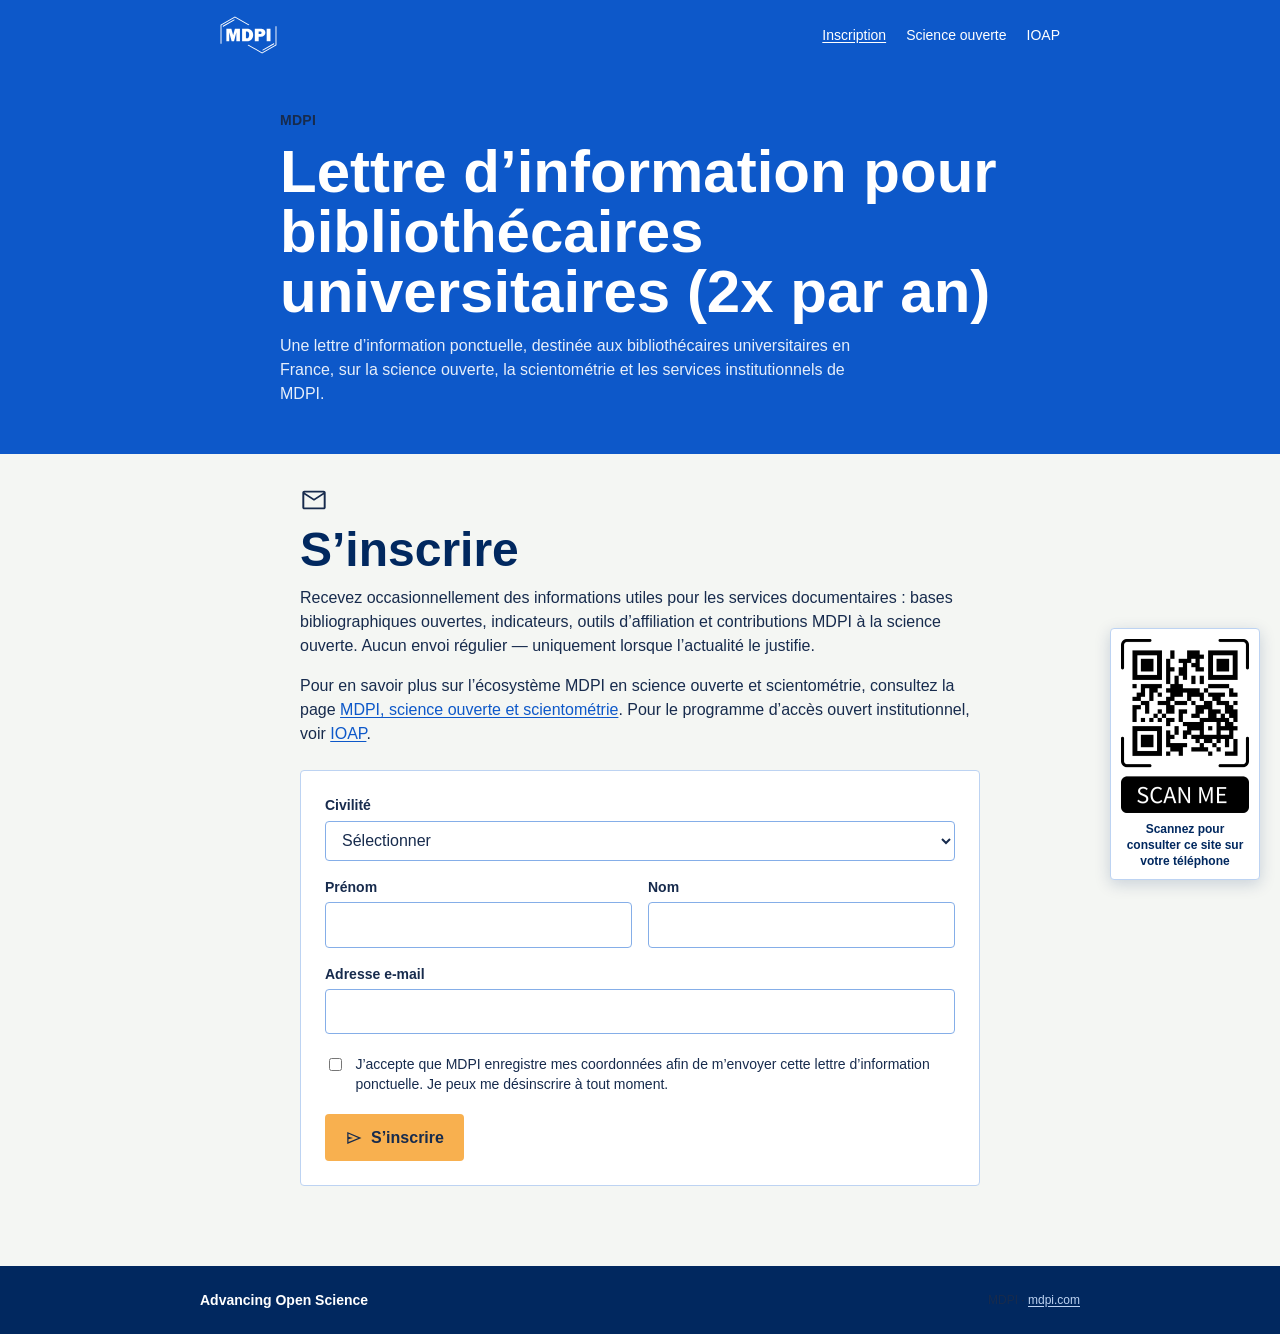
<file: index.html>
<!DOCTYPE html>
<html lang="fr">
  <head>
    <meta charset="utf-8" />
    <meta name="viewport" content="width=device-width, initial-scale=1" />
    <title>Lettre d’information MDPI — Bibliothécaires universitaires</title>
    <meta
      name="description"
      content="Inscription à la lettre d’information ponctuelle MDPI destinée aux bibliothécaires universitaires en France."
    />
    <link rel="stylesheet" href="./styles.css" />
  </head>
  <body>
    <header class="site-header">
      <div class="header-inner">
        <a href="./index.html" aria-label="MDPI — Accueil">
          <img
            class="logo"
            src="./assets/logos/MDPI-logo-White.svg"
            alt="MDPI"
            width="120"
            height="35"
          />
        </a>
        <nav class="site-nav" aria-label="Navigation principale">
          <a href="./index.html" aria-current="page">Inscription</a>
          <a href="./science-ouverte.html">Science ouverte</a>
          <a href="./ioap.html">IOAP</a>
        </nav>
      </div>
    </header>

    <section class="hero">
      <div class="hero-inner">
        <p class="brand">MDPI</p>
        <h1>Lettre d’information pour bibliothécaires universitaires (2x par an)</h1>
        <p class="lede">
          Une lettre d’information ponctuelle, destinée aux bibliothécaires
          universitaires en France, sur la science ouverte, la scientométrie et
          les services institutionnels de MDPI. 
        </p>
      </div>
    </section>

    <main class="main">
      <section class="section">
        <img
          class="section-icon"
          src="./assets/icons/mail.svg"
          alt=""
          width="28"
          height="28"
        />
        <h2>S’inscrire</h2>
        <p>
          Recevez occasionnellement des informations utiles pour les services
          documentaires : bases bibliographiques ouvertes, indicateurs, outils
          d’affiliation et contributions MDPI à la science ouverte. Aucun envoi
          régulier — uniquement lorsque l’actualité le justifie.
        </p>
        <p>
          Pour en savoir plus sur l’écosystème MDPI en science ouverte et
          scientométrie, consultez la page
          <a href="./science-ouverte.html">MDPI, science ouverte et scientométrie</a>.
          Pour le programme d’accès ouvert institutionnel, voir
          <a href="./ioap.html">IOAP</a>.
        </p>

        <div class="form-panel">
          <form id="signup-form" novalidate>
            <div class="honeypot" aria-hidden="true">
              <label for="company">Société</label>
              <input
                type="text"
                id="company"
                name="company"
                tabindex="-1"
                autocomplete="off"
              />
            </div>

            <div class="form-row">
              <label for="title">Civilité</label>
              <select id="title" name="title" required>
                <option value="">Sélectionner</option>
                <option value="Mme">Mme</option>
                <option value="M.">M.</option>
                <option value="Dr">Dr</option>
                <option value="Pr">Pr</option>
              </select>
            </div>

            <div class="form-grid">
              <div class="form-row">
                <label for="firstname">Prénom</label>
                <input
                  type="text"
                  id="firstname"
                  name="firstname"
                  autocomplete="given-name"
                  required
                />
              </div>
              <div class="form-row">
                <label for="lastname">Nom</label>
                <input
                  type="text"
                  id="lastname"
                  name="lastname"
                  autocomplete="family-name"
                  required
                />
              </div>
            </div>

            <div class="form-row">
              <label for="email">Adresse e-mail</label>
              <input
                type="email"
                id="email"
                name="email"
                autocomplete="email"
                required
              />
            </div>

            <label class="consent">
              <input type="checkbox" id="consent" name="consent" required />
              <span>
                J’accepte que MDPI enregistre mes coordonnées afin de
                m’envoyer cette lettre d’information ponctuelle. Je peux me
                désinscrire à tout moment.
              </span>
            </label>

            <button class="btn btn-primary" type="submit" id="submit-btn">
              <img
                class="icon-inline"
                src="./assets/icons/send.svg"
                alt=""
                width="18"
                height="18"
              />
              S’inscrire
            </button>

            <div
              id="form-status"
              class="form-status"
              role="status"
              aria-live="polite"
            ></div>
          </form>
        </div>
      </section>
    </main>

    <footer class="site-footer">
      <div class="footer-inner">
        <p class="footer-tagline">Advancing Open Science</p>
        <p class="footer-meta">
          MDPI ·
          <a href="https://www.mdpi.com/">mdpi.com</a>
        </p>
      </div>
    </footer>

    <aside class="qr-badge" aria-label="Consulter ce site sur votre téléphone">
      <img
        src="./qr-code.png"
        alt="QR code vers ce site"
        width="754"
        height="1024"
      />
      <p>Scannez pour consulter ce site sur votre téléphone</p>
    </aside>

    <script>
      (function () {
        var form = document.getElementById("signup-form");
        var statusEl = document.getElementById("form-status");
        var submitBtn = document.getElementById("submit-btn");
        var emailRe = /^[^\s@]+@[^\s@]+\.[^\s@]+$/;

        function showStatus(type, message) {
          statusEl.className = "form-status is-visible " + type;
          statusEl.textContent = message;
        }

        form.addEventListener("submit", async function (event) {
          event.preventDefault();

          if (form.company.value) {
            showStatus(
              "success",
              "Merci. Votre inscription a bien été enregistrée."
            );
            form.reset();
            return;
          }

          var title = form.title.value.trim();
          var firstname = form.firstname.value.trim();
          var lastname = form.lastname.value.trim();
          var email = form.email.value.trim();
          var consent = form.consent.checked;

          if (!title || !firstname || !lastname || !email) {
            showStatus(
              "error",
              "Veuillez renseigner tous les champs obligatoires."
            );
            return;
          }

          if (!emailRe.test(email)) {
            showStatus("error", "Veuillez indiquer une adresse e-mail valide.");
            return;
          }

          if (!consent) {
            showStatus(
              "error",
              "Veuillez accepter le traitement de vos données pour vous inscrire."
            );
            return;
          }

          submitBtn.disabled = true;

          try {
            var response = await fetch("/.netlify/functions/signup", {
              method: "POST",
              headers: { "Content-Type": "application/json" },
              body: JSON.stringify({
                title: title,
                firstname: firstname,
                lastname: lastname,
                email: email,
              }),
            });

            var data = {};
            try {
              data = await response.json();
            } catch (parseError) {
              data = {};
            }

            if (!response.ok) {
              showStatus(
                "error",
                data.error ||
                  "L’inscription n’a pas pu être enregistrée. Réessayez plus tard."
              );
              return;
            }

            showStatus(
              "success",
              "Merci. Votre inscription a bien été enregistrée."
            );
            form.reset();
          } catch (error) {
            showStatus(
              "error",
              "Impossible de joindre le service d’inscription. Vérifiez votre connexion ou réessayez plus tard."
            );
          } finally {
            submitBtn.disabled = false;
          }
        });
      })();
    </script>
  </body>
</html>
</file>
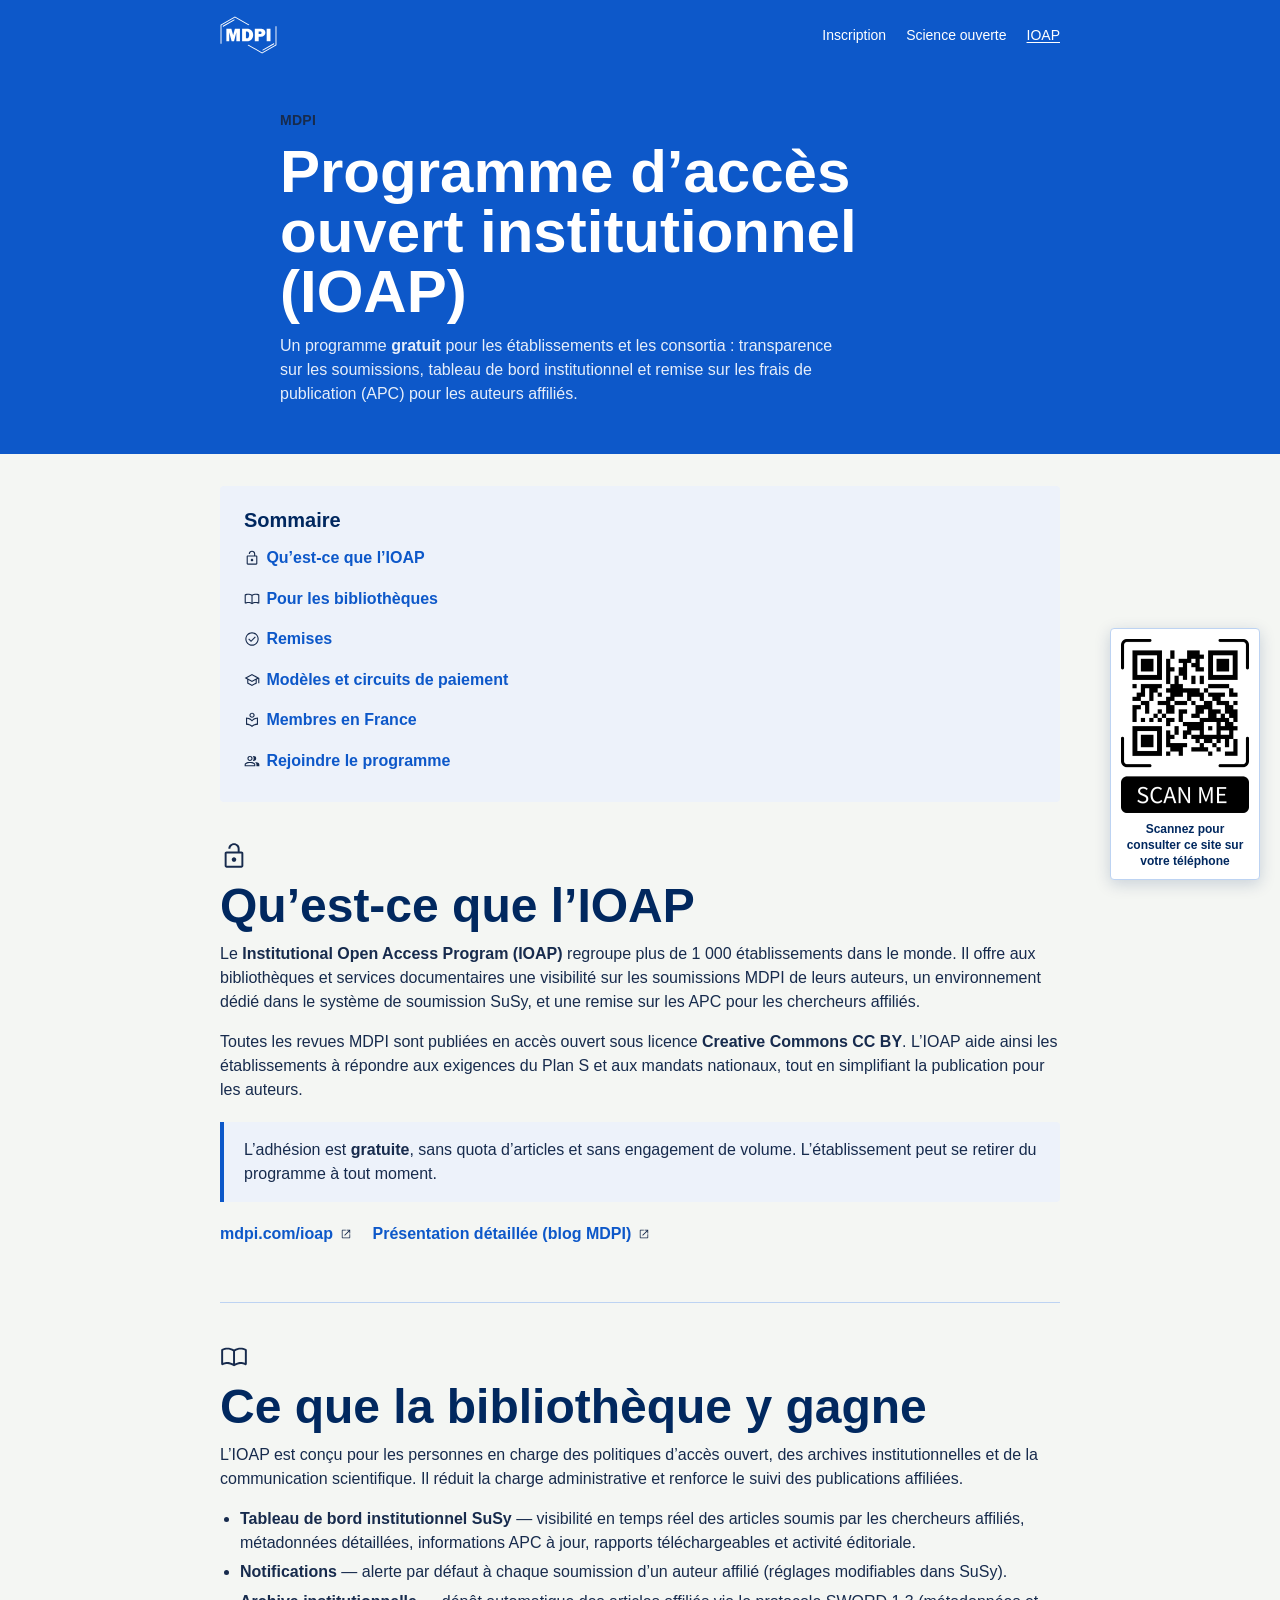
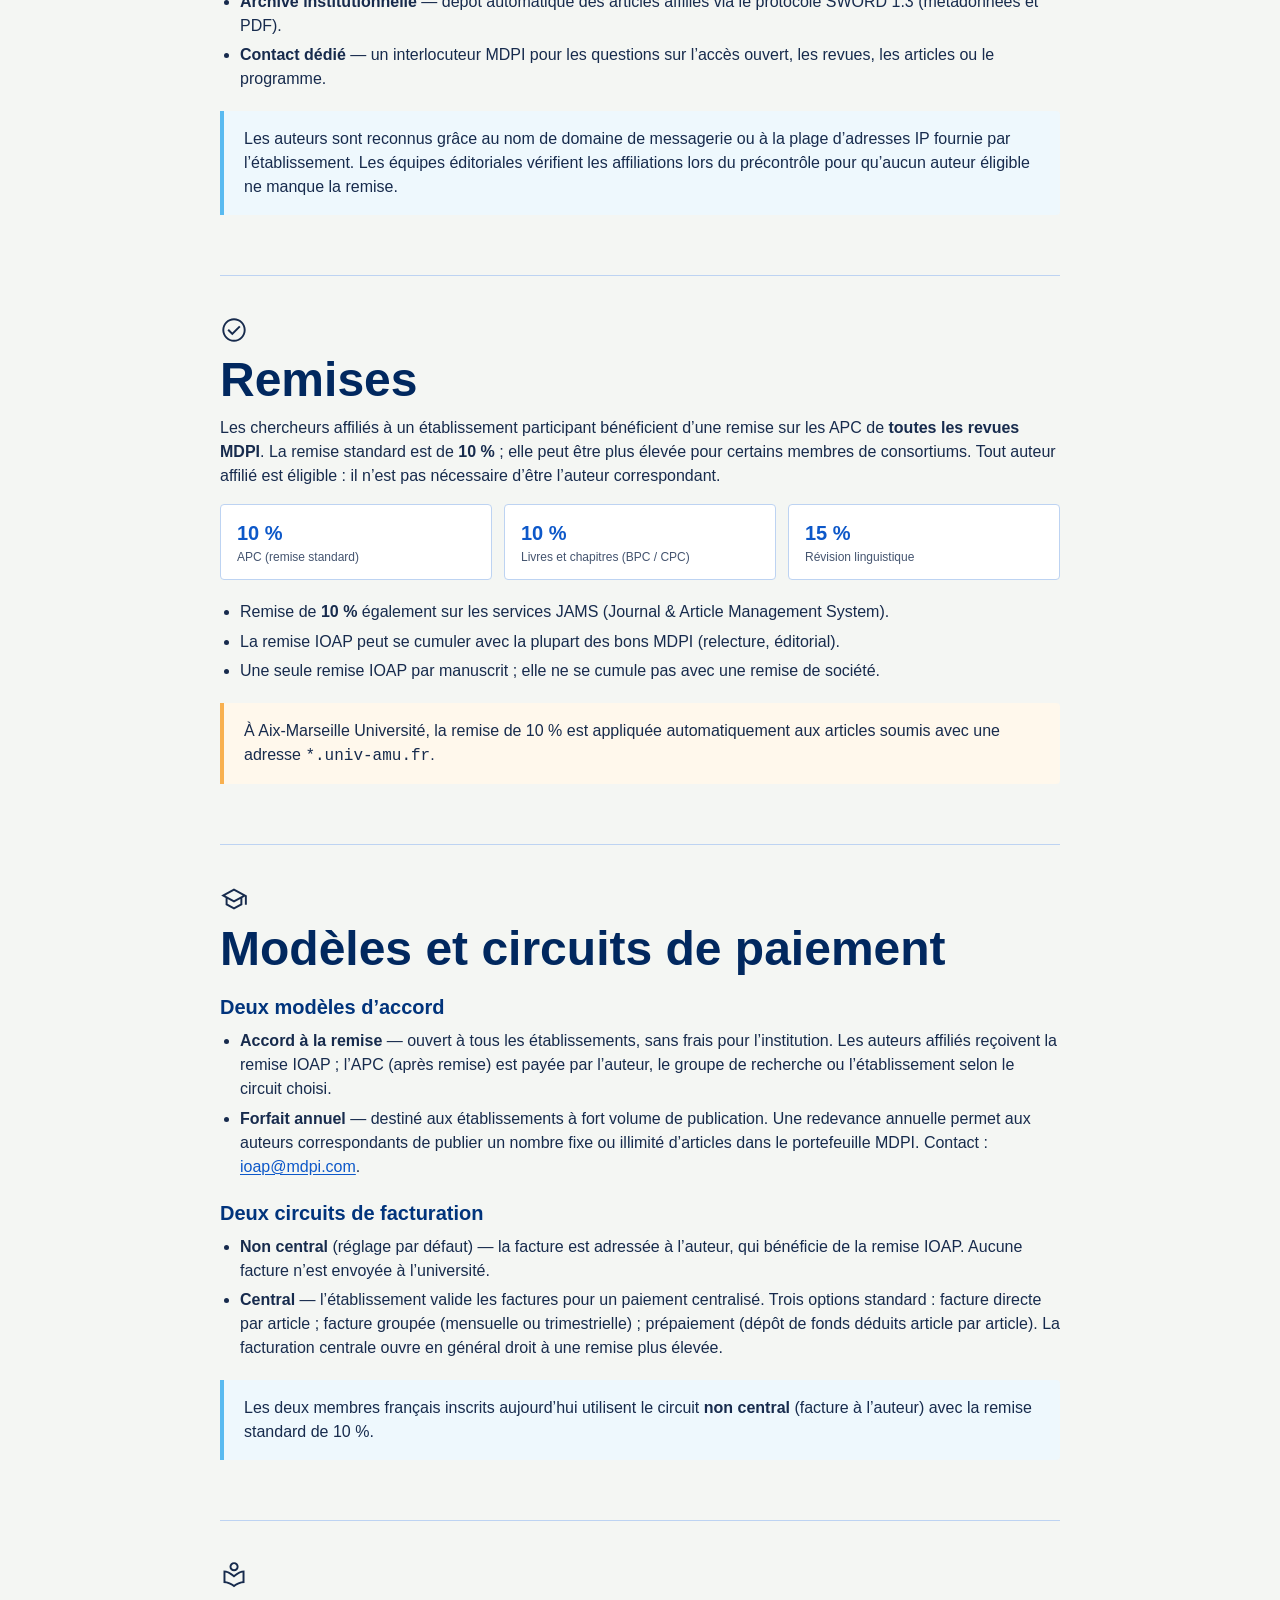
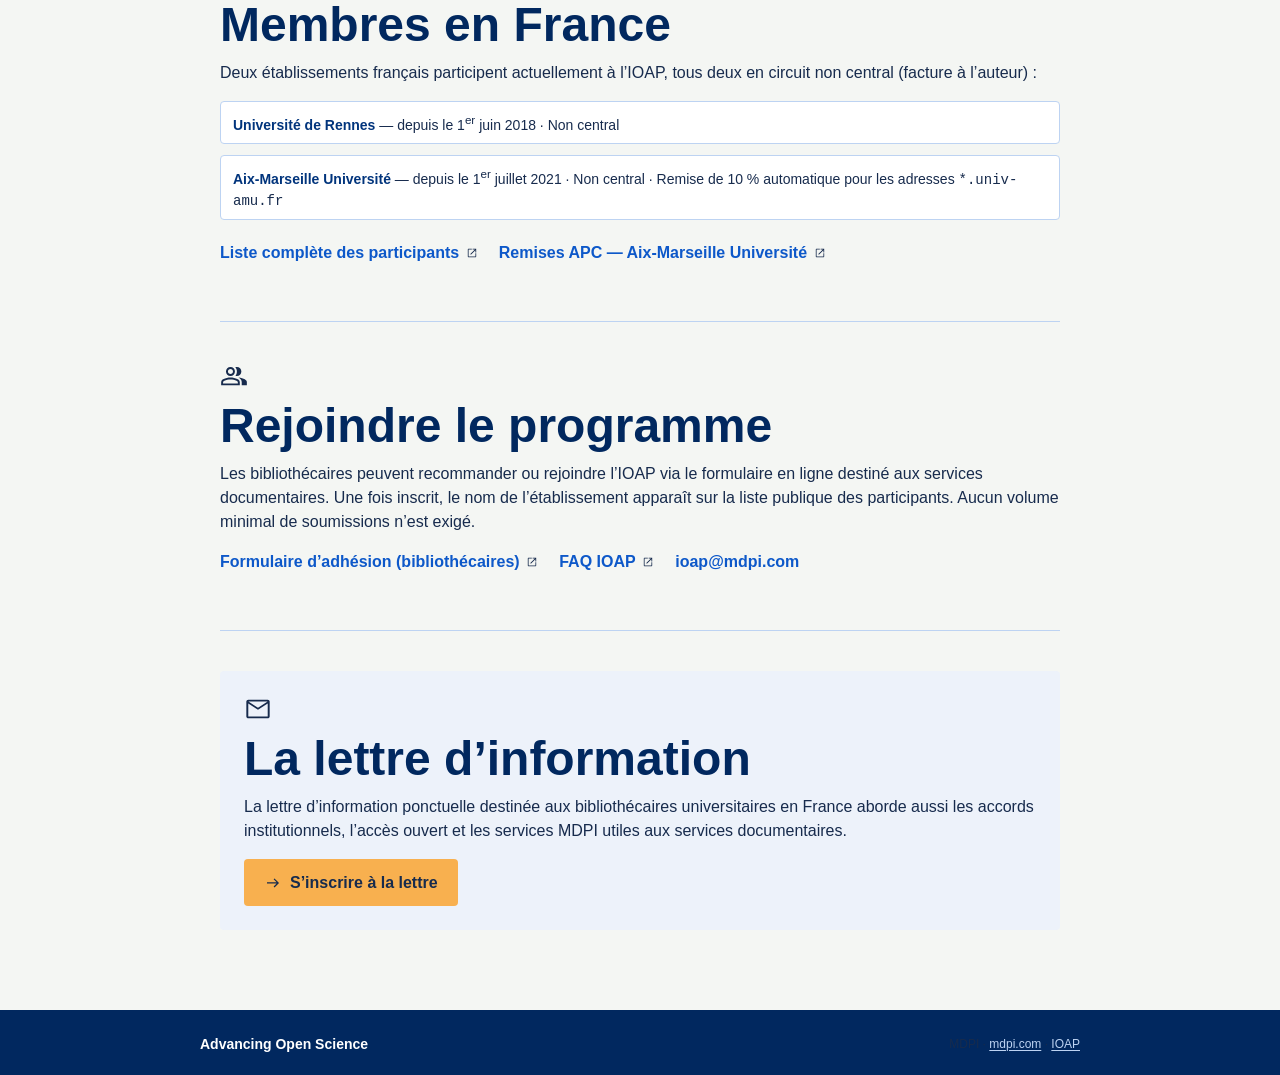
<file: ioap.html>
<!DOCTYPE html>
<html lang="fr">
  <head>
    <meta charset="utf-8" />
    <meta name="viewport" content="width=device-width, initial-scale=1" />
    <title>Programme IOAP MDPI — Accès ouvert institutionnel</title>
    <meta
      name="description"
      content="Le programme d’accès ouvert institutionnel (IOAP) de MDPI : remises APC, tableau de bord SuSy, modèles de paiement et membres français."
    />
    <link rel="stylesheet" href="./styles.css" />
  </head>
  <body>
    <header class="site-header">
      <div class="header-inner">
        <a href="./index.html" aria-label="MDPI — Accueil">
          <img
            class="logo"
            src="./assets/logos/MDPI-logo-White.svg"
            alt="MDPI"
            width="120"
            height="35"
          />
        </a>
        <nav class="site-nav" aria-label="Navigation principale">
          <a href="./index.html">Inscription</a>
          <a href="./science-ouverte.html">Science ouverte</a>
          <a href="./ioap.html" aria-current="page">IOAP</a>
        </nav>
      </div>
    </header>

    <section class="hero">
      <div class="hero-inner">
        <p class="brand">MDPI</p>
        <h1>Programme d’accès ouvert institutionnel (IOAP)</h1>
        <p class="lede">
          Un programme <strong>gratuit</strong> pour les établissements et les
          consortia : transparence sur les soumissions, tableau de bord
          institutionnel et remise sur les frais de publication (APC) pour les
          auteurs affiliés.
        </p>
      </div>
    </section>

    <main class="main main-wide">
      <nav class="overview" aria-label="Sommaire IOAP">
        <h2>Sommaire</h2>
        <ul>
          <li>
            <a href="#presentation">
              <img class="icon-inline" src="./assets/icons/padlock-open.svg" alt="" />
              Qu’est-ce que l’IOAP
            </a>
          </li>
          <li>
            <a href="#bibliotheques">
              <img class="icon-inline" src="./assets/icons/library.svg" alt="" />
              Pour les bibliothèques
            </a>
          </li>
          <li>
            <a href="#remises">
              <img class="icon-inline" src="./assets/icons/check-circle.svg" alt="" />
              Remises
            </a>
          </li>
          <li>
            <a href="#modeles">
              <img class="icon-inline" src="./assets/icons/layers.svg" alt="" />
              Modèles et circuits de paiement
            </a>
          </li>
          <li>
            <a href="#france">
              <img class="icon-inline" src="./assets/icons/school.svg" alt="" />
              Membres en France
            </a>
          </li>
          <li>
            <a href="#rejoindre">
              <img class="icon-inline" src="./assets/icons/group.svg" alt="" />
              Rejoindre le programme
            </a>
          </li>
        </ul>
      </nav>

      <section class="section" id="presentation">
        <img
          class="section-icon"
          src="./assets/icons/padlock-open.svg"
          alt=""
          width="28"
          height="28"
        />
        <h2>Qu’est-ce que l’IOAP</h2>
        <p>
          Le <strong>Institutional Open Access Program (IOAP)</strong> regroupe
          plus de 1&nbsp;000 établissements dans le monde. Il offre aux
          bibliothèques et services documentaires une visibilité sur les
          soumissions MDPI de leurs auteurs, un environnement dédié dans le
          système de soumission SuSy, et une remise sur les APC pour les
          chercheurs affiliés.
        </p>
        <p>
          Toutes les revues MDPI sont publiées en accès ouvert sous licence
          <strong>Creative Commons CC BY</strong>. L’IOAP aide ainsi les
          établissements à répondre aux exigences du Plan&nbsp;S et aux mandats
          nationaux, tout en simplifiant la publication pour les auteurs.
        </p>
        <div class="callout">
          <p>
            L’adhésion est <strong>gratuite</strong>, sans quota d’articles et
            sans engagement de volume. L’établissement peut se retirer du
            programme à tout moment.
          </p>
        </div>
        <div class="links-inline">
          <a href="https://www.mdpi.com/ioap">
            mdpi.com/ioap
            <img class="icon-inline" src="./assets/icons/external-link.svg" alt="" />
          </a>
          <a href="https://blog.mdpi.com/2025/05/28/ioap-explained/">
            Présentation détaillée (blog MDPI)
            <img class="icon-inline" src="./assets/icons/external-link.svg" alt="" />
          </a>
        </div>
      </section>

      <section class="section" id="bibliotheques">
        <img
          class="section-icon"
          src="./assets/icons/library.svg"
          alt=""
          width="28"
          height="28"
        />
        <h2>Ce que la bibliothèque y gagne</h2>
        <p>
          L’IOAP est conçu pour les personnes en charge des politiques d’accès
          ouvert, des archives institutionnelles et de la communication
          scientifique. Il réduit la charge administrative et renforce le suivi
          des publications affiliées.
        </p>
        <ul>
          <li>
            <strong>Tableau de bord institutionnel SuSy</strong> — visibilité en
            temps réel des articles soumis par les chercheurs affiliés,
            métadonnées détaillées, informations APC à jour, rapports
            téléchargeables et activité éditoriale.
          </li>
          <li>
            <strong>Notifications</strong> — alerte par défaut à chaque
            soumission d’un auteur affilié (réglages modifiables dans SuSy).
          </li>
          <li>
            <strong>Archive institutionnelle</strong> — dépôt automatique des
            articles affiliés via le protocole SWORD&nbsp;1.3 (métadonnées et
            PDF).
          </li>
          <li>
            <strong>Contact dédié</strong> — un interlocuteur MDPI pour les
            questions sur l’accès ouvert, les revues, les articles ou le
            programme.
          </li>
        </ul>
        <div class="callout callout-note">
          <p>
            Les auteurs sont reconnus grâce au nom de domaine de messagerie ou à
            la plage d’adresses IP fournie par l’établissement. Les équipes
            éditoriales vérifient les affiliations lors du précontrôle pour
            qu’aucun auteur éligible ne manque la remise.
          </p>
        </div>
      </section>

      <section class="section" id="remises">
        <img
          class="section-icon"
          src="./assets/icons/check-circle.svg"
          alt=""
          width="28"
          height="28"
        />
        <h2>Remises</h2>
        <p>
          Les chercheurs affiliés à un établissement participant bénéficient
          d’une remise sur les APC de <strong>toutes les revues MDPI</strong>.
          La remise standard est de <strong>10&nbsp;%</strong> ; elle peut être
          plus élevée pour certains membres de consortiums. Tout auteur affilié
          est éligible : il n’est pas nécessaire d’être l’auteur correspondant.
        </p>
        <div class="metrics" aria-label="Remises IOAP">
          <div class="metric">
            <span class="value">10&nbsp;%</span>
            <span class="label">APC (remise standard)</span>
          </div>
          <div class="metric">
            <span class="value">10&nbsp;%</span>
            <span class="label">Livres et chapitres (BPC / CPC)</span>
          </div>
          <div class="metric">
            <span class="value">15&nbsp;%</span>
            <span class="label">Révision linguistique</span>
          </div>
        </div>
        <ul>
          <li>
            Remise de <strong>10&nbsp;%</strong> également sur les services
            JAMS (Journal &amp; Article Management System).
          </li>
          <li>
            La remise IOAP peut se cumuler avec la plupart des bons MDPI
            (relecture, éditorial).
          </li>
          <li>
            Une seule remise IOAP par manuscrit ; elle ne se cumule pas avec une
            remise de société.
          </li>
        </ul>
        <div class="callout callout-accent">
          <p>
            À Aix-Marseille Université, la remise de 10&nbsp;% est appliquée
            automatiquement aux articles soumis avec une adresse
            <code>*.univ-amu.fr</code>.
          </p>
        </div>
      </section>

      <section class="section" id="modeles">
        <img
          class="section-icon"
          src="./assets/icons/layers.svg"
          alt=""
          width="28"
          height="28"
        />
        <h2>Modèles et circuits de paiement</h2>
        <h3>Deux modèles d’accord</h3>
        <ul>
          <li>
            <strong>Accord à la remise</strong> — ouvert à tous les
            établissements, sans frais pour l’institution. Les auteurs affiliés
            reçoivent la remise IOAP ; l’APC (après remise) est payée par
            l’auteur, le groupe de recherche ou l’établissement selon le circuit
            choisi.
          </li>
          <li>
            <strong>Forfait annuel</strong> — destiné aux établissements à fort
            volume de publication. Une redevance annuelle permet aux auteurs
            correspondants de publier un nombre fixe ou illimité d’articles dans
            le portefeuille MDPI. Contact :
            <a href="mailto:ioap@mdpi.com">ioap@mdpi.com</a>.
          </li>
        </ul>
        <h3>Deux circuits de facturation</h3>
        <ul>
          <li>
            <strong>Non central</strong> (réglage par défaut) — la facture est
            adressée à l’auteur, qui bénéficie de la remise IOAP. Aucune
            facture n’est envoyée à l’université.
          </li>
          <li>
            <strong>Central</strong> — l’établissement valide les factures pour
            un paiement centralisé. Trois options standard : facture directe par
            article ; facture groupée (mensuelle ou trimestrielle) ; prépaiement
            (dépôt de fonds déduits article par article). La facturation
            centrale ouvre en général droit à une remise plus élevée.
          </li>
        </ul>
        <div class="callout callout-note">
          <p>
            Les deux membres français inscrits aujourd’hui utilisent le circuit
            <strong>non central</strong> (facture à l’auteur) avec la remise
            standard de 10&nbsp;%.
          </p>
        </div>
      </section>

      <section class="section" id="france">
        <img
          class="section-icon"
          src="./assets/icons/school.svg"
          alt=""
          width="28"
          height="28"
        />
        <h2>Membres en France</h2>
        <p>
          Deux établissements français participent actuellement à l’IOAP, tous
          deux en circuit non central (facture à l’auteur) :
        </p>
        <ul class="hierarchy">
          <li>
            <strong>Université de Rennes</strong> — depuis le 1<sup>er</sup>
            juin 2018 · Non central
          </li>
          <li>
            <strong>Aix-Marseille Université</strong> — depuis le
            1<sup>er</sup> juillet 2021 · Non central · Remise de 10&nbsp;%
            automatique pour les adresses <code>*.univ-amu.fr</code>
          </li>
        </ul>
        <div class="links-inline">
          <a href="https://www.mdpi.com/ioap">
            Liste complète des participants
            <img class="icon-inline" src="./assets/icons/external-link.svg" alt="" />
          </a>
          <a
            href="https://bu.univ-amu.libguides.com/openaccess/remises-apc"
          >
            Remises APC — Aix-Marseille Université
            <img class="icon-inline" src="./assets/icons/external-link.svg" alt="" />
          </a>
        </div>
      </section>

      <section class="section" id="rejoindre">
        <img
          class="section-icon"
          src="./assets/icons/group.svg"
          alt=""
          width="28"
          height="28"
        />
        <h2>Rejoindre le programme</h2>
        <p>
          Les bibliothécaires peuvent recommander ou rejoindre l’IOAP via le
          formulaire en ligne destiné aux services documentaires. Une fois
          inscrit, le nom de l’établissement apparaît sur la liste publique des
          participants. Aucun volume minimal de soumissions n’est exigé.
        </p>
        <div class="links-inline">
          <a href="https://www.mdpi.com/membership-form">
            Formulaire d’adhésion (bibliothécaires)
            <img class="icon-inline" src="./assets/icons/external-link.svg" alt="" />
          </a>
          <a href="https://www.mdpi.com/about/memberships_faq">
            FAQ IOAP
            <img class="icon-inline" src="./assets/icons/external-link.svg" alt="" />
          </a>
          <a href="mailto:ioap@mdpi.com">ioap@mdpi.com</a>
        </div>
      </section>

      <section class="closing" id="lettre">
        <img
          class="section-icon"
          src="./assets/icons/mail.svg"
          alt=""
          width="28"
          height="28"
        />
        <h2>La lettre d’information</h2>
        <p>
          La lettre d’information ponctuelle destinée aux bibliothécaires
          universitaires en France aborde aussi les accords institutionnels,
          l’accès ouvert et les services MDPI utiles aux services
          documentaires.
        </p>
        <a class="btn btn-primary" href="./index.html">
          <img class="icon-inline" src="./assets/icons/arrow-right.svg" alt="" />
          S’inscrire à la lettre
        </a>
      </section>
    </main>

    <footer class="site-footer">
      <div class="footer-inner">
        <p class="footer-tagline">Advancing Open Science</p>
        <p class="footer-meta">
          MDPI ·
          <a href="https://www.mdpi.com/">mdpi.com</a>
          ·
          <a href="https://www.mdpi.com/ioap">IOAP</a>
        </p>
      </div>
    </footer>

    <aside class="qr-badge" aria-label="Consulter ce site sur votre téléphone">
      <img
        src="./qr-code.png"
        alt="QR code vers ce site"
        width="754"
        height="1024"
      />
      <p>Scannez pour consulter ce site sur votre téléphone</p>
    </aside>
  </body>
</html>
</file>
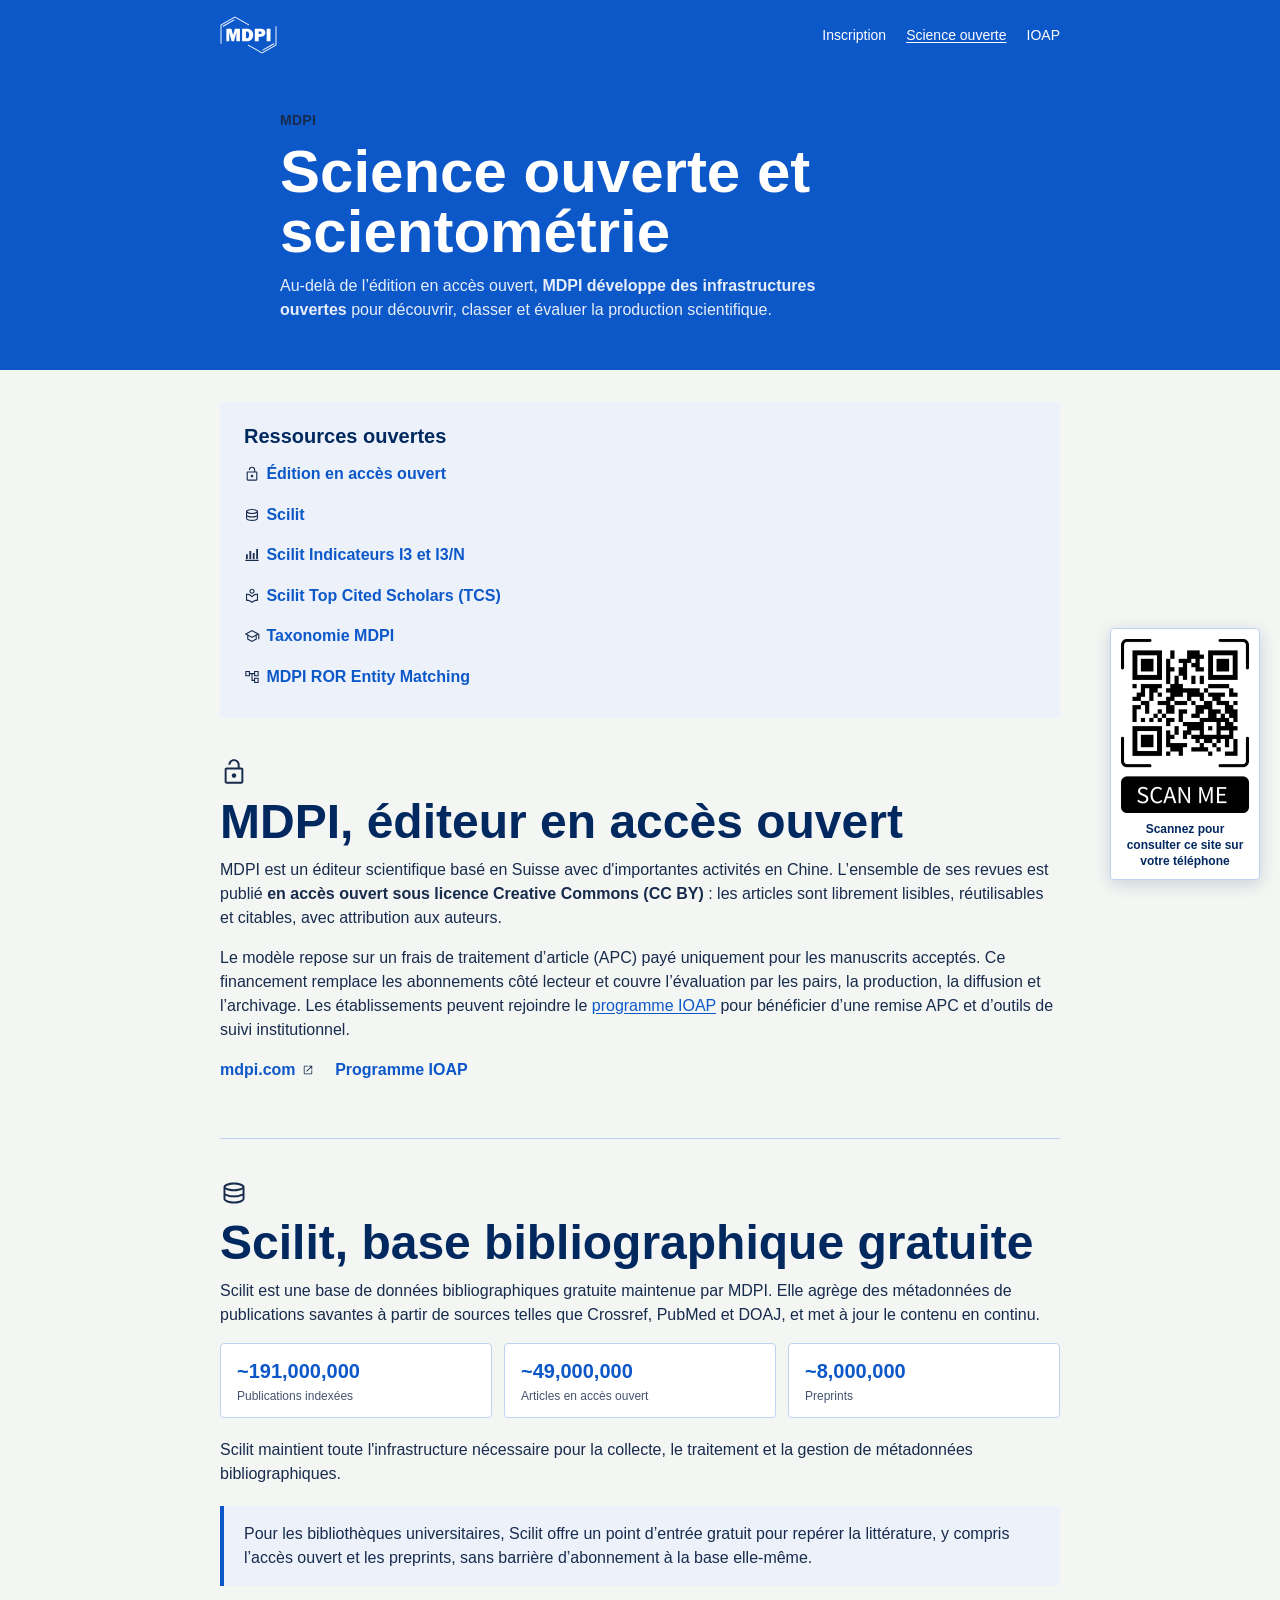
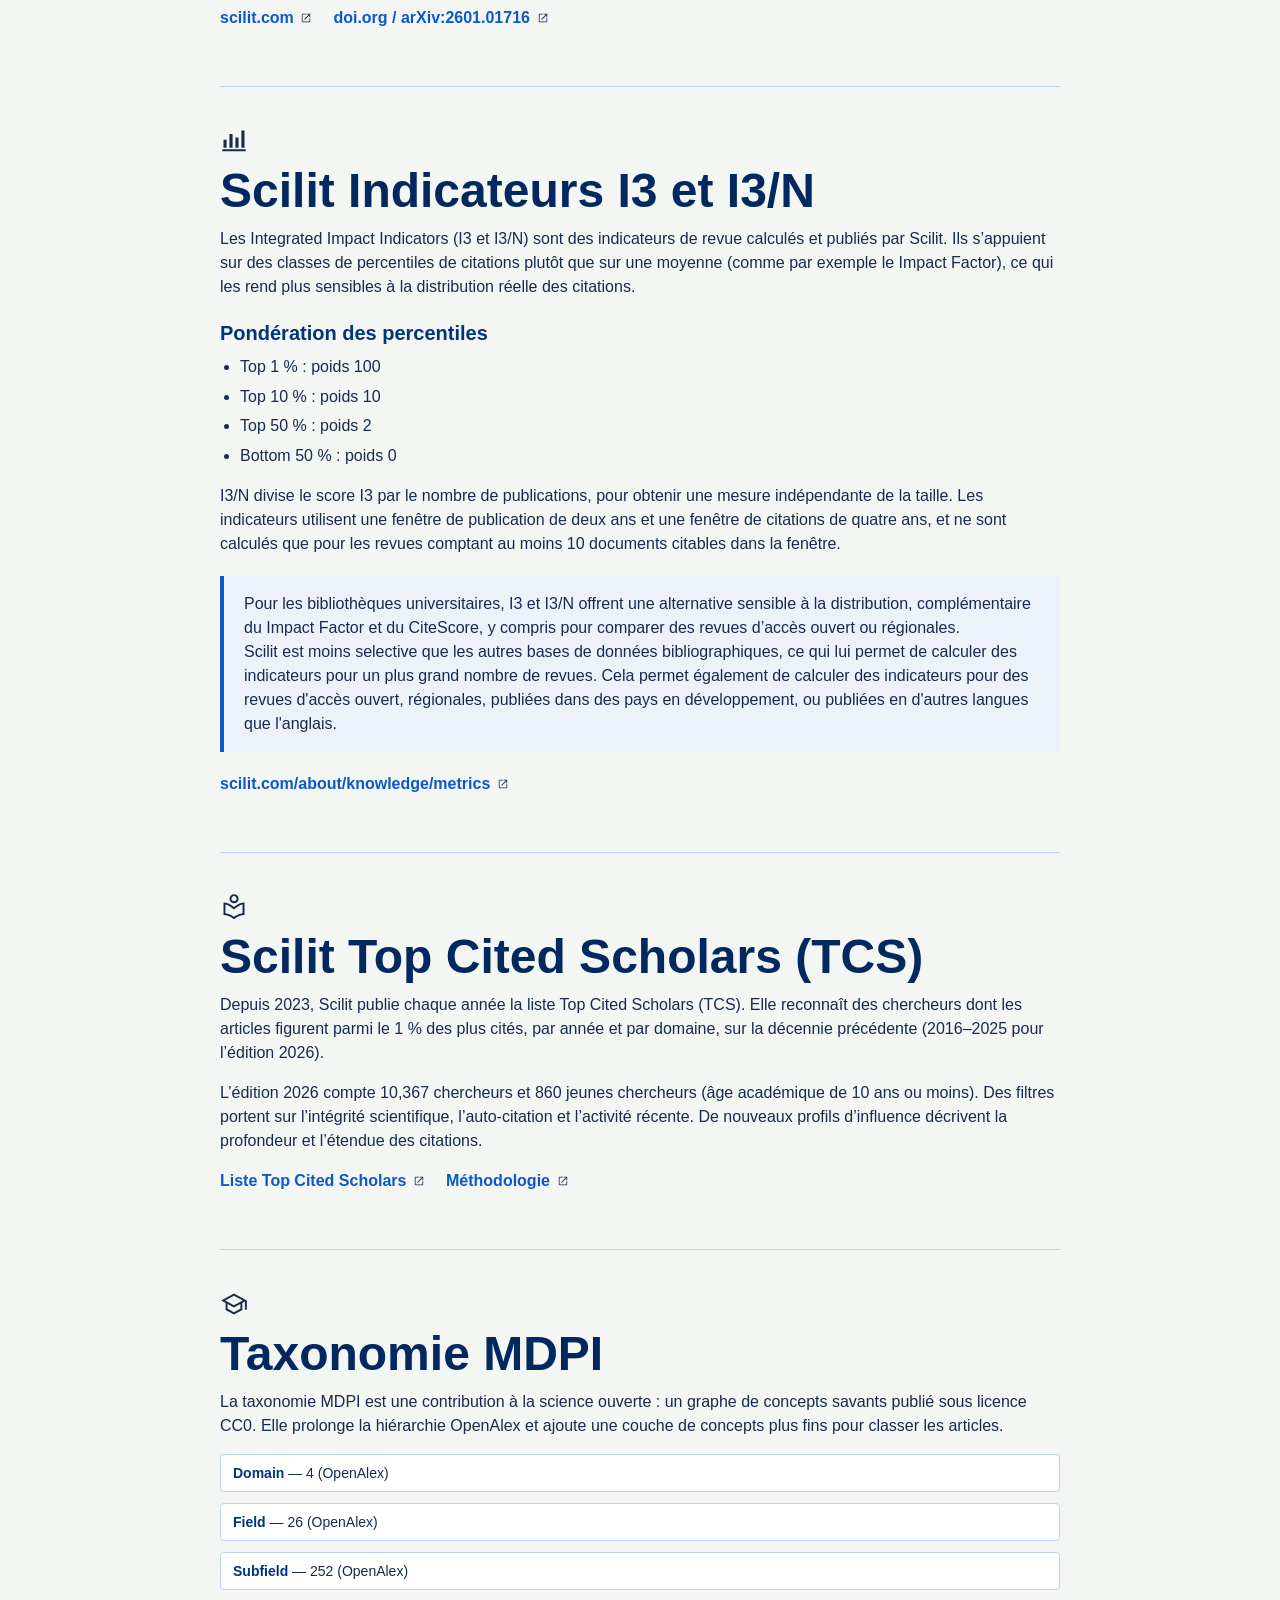
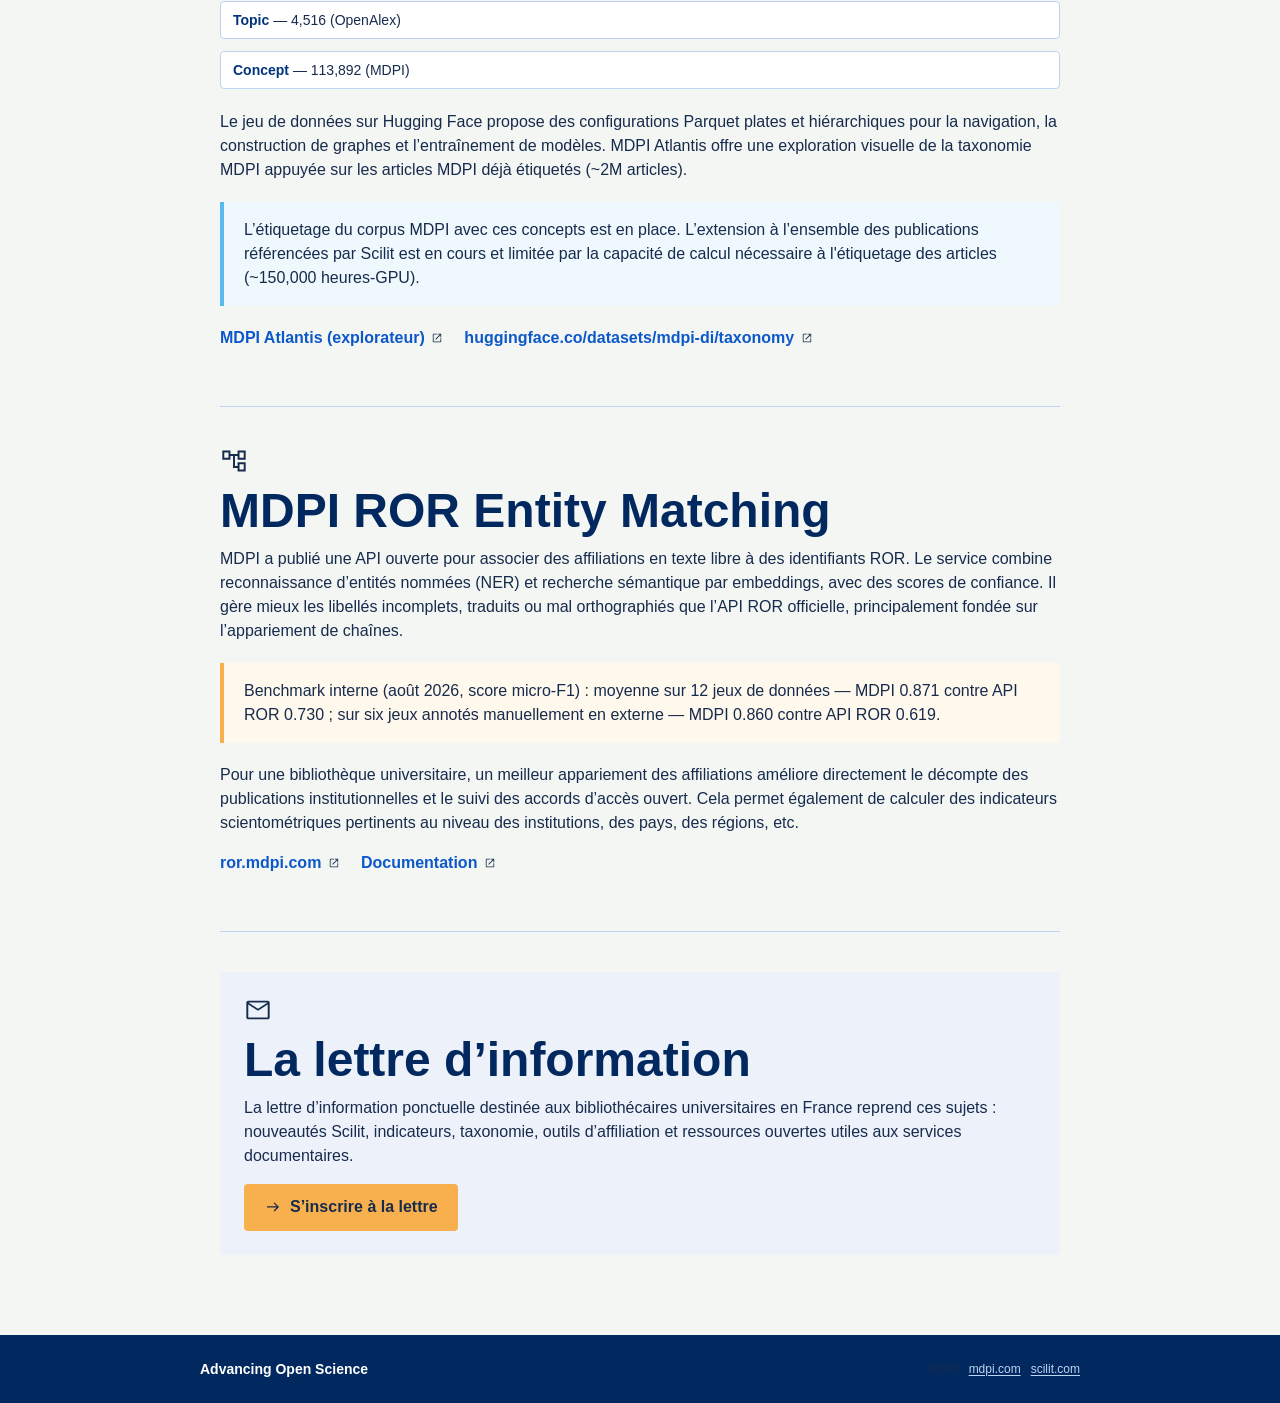
<file: science-ouverte.html>
<!DOCTYPE html>
<html lang="fr">
  <head>
    <meta charset="utf-8" />
    <meta name="viewport" content="width=device-width, initial-scale=1" />
    <title>MDPI, science ouverte et scientométrie</title>
    <meta
      name="description"
      content="MDPI dans l’écosystème de la science ouverte et de la scientométrie : Scilit, I3, Top Cited Scholars, taxonomie et API ROR."
    />
    <link rel="stylesheet" href="./styles.css" />
  </head>
  <body>
    <header class="site-header">
      <div class="header-inner">
        <a href="./index.html" aria-label="MDPI — Accueil">
          <img
            class="logo"
            src="./assets/logos/MDPI-logo-White.svg"
            alt="MDPI"
            width="120"
            height="35"
          />
        </a>
        <nav class="site-nav" aria-label="Navigation principale">
          <a href="./index.html">Inscription</a>
          <a href="./science-ouverte.html" aria-current="page">Science ouverte</a>
          <a href="./ioap.html">IOAP</a>
        </nav>
      </div>
    </header>

    <section class="hero">
      <div class="hero-inner">
        <p class="brand">MDPI</p>
        <h1>Science ouverte et scientométrie</h1>
        <p class="lede">
          Au-delà de l’édition en accès ouvert, <strong>MDPI développe des infrastructures
          ouvertes</strong> pour découvrir, classer et évaluer la production scientifique.
        </p>
      </div>
    </section>

    <main class="main main-wide">
      <nav class="overview" aria-label="Ressources ouvertes">
        <h2>Ressources ouvertes</h2>
        <ul>
          <li>
            <a href="#mdpi">
              <img class="icon-inline" src="./assets/icons/padlock-open.svg" alt="" />
              Édition en accès ouvert
            </a>
          </li>
          <li>
            <a href="#scilit">
              <img class="icon-inline" src="./assets/icons/database.svg" alt="" />
              Scilit
            </a>
          </li>
          <li>
            <a href="#i3">
              <img class="icon-inline" src="./assets/icons/bar-chart.svg" alt="" />
              Scilit Indicateurs I3 et I3/N
            </a>
          </li>
          <li>
            <a href="#tcs">
              <img class="icon-inline" src="./assets/icons/school.svg" alt="" />
              Scilit Top Cited Scholars (TCS)
            </a>
          </li>
          <li>
            <a href="#taxonomie">
              <img class="icon-inline" src="./assets/icons/layers.svg" alt="" />
              Taxonomie MDPI
            </a>
          </li>
          <li>
            <a href="#ror">
              <img class="icon-inline" src="./assets/icons/network-node.svg" alt="" />
              MDPI ROR Entity Matching
            </a>
          </li>
        </ul>
      </nav>

      <section class="section" id="mdpi">
        <img
          class="section-icon"
          src="./assets/icons/padlock-open.svg"
          alt=""
          width="28"
          height="28"
        />
        <h2>MDPI, éditeur en accès ouvert</h2>
        <p>
          MDPI est un éditeur scientifique basé en Suisse avec d'importantes activités en Chine.
          L’ensemble de ses revues est publié <strong>en accès ouvert sous licence Creative Commons (CC BY)</strong> :
          les articles sont librement lisibles, réutilisables et citables, avec attribution aux auteurs.
        </p>
        <p>
          Le modèle repose sur un frais de traitement d’article (APC) payé
          uniquement pour les manuscrits acceptés. Ce financement remplace les
          abonnements côté lecteur et couvre l’évaluation par les pairs, la
          production, la diffusion et l’archivage. Les établissements peuvent
          rejoindre le
          <a href="./ioap.html">programme IOAP</a>
          pour bénéficier d’une remise APC et d’outils de suivi institutionnel.
        </p>
        <div class="links-inline">
          <a href="https://www.mdpi.com/">
            mdpi.com
            <img class="icon-inline" src="./assets/icons/external-link.svg" alt="" />
          </a>
          <a href="./ioap.html">
            Programme IOAP
          </a>
        </div>
      </section>

      <section class="section" id="scilit">
        <img
          class="section-icon"
          src="./assets/icons/database.svg"
          alt=""
          width="28"
          height="28"
        />
        <h2>Scilit, base bibliographique gratuite</h2>
        <p>
          Scilit est une base de données bibliographiques gratuite maintenue par
          MDPI. Elle agrège des métadonnées de publications savantes à partir de
          sources telles que Crossref, PubMed et DOAJ, et met à jour le contenu
          en continu.
        </p>
        <div class="metrics" aria-label="Chiffres affichés sur scilit.com">
          <div class="metric">
            <span class="value">~191,000,000</span>
            <span class="label">Publications indexées</span>
          </div>
          <div class="metric">
            <span class="value">~49,000,000</span>
            <span class="label">Articles en accès ouvert</span>
          </div>
          <div class="metric">
            <span class="value">~8,000,000</span>
            <span class="label">Preprints</span>
          </div>
        </div>
        <p>
          Scilit maintient toute l'infrastructure nécessaire pour la collecte, le traitement et la gestion de métadonnées bibliographiques.
        </p>
        <div class="callout">
          <p>
            Pour les bibliothèques universitaires, Scilit offre un point d’entrée
            gratuit pour repérer la littérature, y compris l’accès ouvert et les
            preprints, sans barrière d’abonnement à la base elle-même.
          </p>
        </div>
        <div class="links-inline">
          <a href="https://www.scilit.com/">
            scilit.com
            <img class="icon-inline" src="./assets/icons/external-link.svg" alt="" />
          </a>
          <a href="https://arxiv.org/abs/2601.01716">
            doi.org / arXiv:2601.01716
            <img class="icon-inline" src="./assets/icons/external-link.svg" alt="" />
          </a>
        </div>
      </section>

      <section class="section" id="i3">
        <img
          class="section-icon"
          src="./assets/icons/bar-chart.svg"
          alt=""
          width="28"
          height="28"
        />
        <h2>Scilit Indicateurs I3 et I3/N</h2>
        <p>
          Les Integrated Impact Indicators (I3 et I3/N) sont des indicateurs de
          revue calculés et publiés par Scilit. Ils s’appuient sur des classes
          de percentiles de citations plutôt que sur une moyenne (comme par exemple le Impact Factor),
          ce qui les rend plus sensibles à la distribution réelle des citations.
        </p>
        <h3>Pondération des percentiles</h3>
        <ul>
          <li>Top 1 % : poids 100</li>
          <li>Top 10 % : poids 10</li>
          <li>Top 50 % : poids 2</li>
          <li>Bottom 50 % : poids 0</li>
        </ul>
        <p>
          I3/N divise le score I3 par le nombre de publications, pour obtenir
          une mesure indépendante de la taille. Les indicateurs utilisent une
          fenêtre de publication de deux ans et une fenêtre de citations de
          quatre ans, et ne sont calculés que pour les revues comptant au moins
          10 documents citables dans la fenêtre.
        </p>
        <div class="callout">
          <p>
            Pour les bibliothèques universitaires, I3 et I3/N offrent une alternative sensible
            à la distribution, complémentaire du Impact Factor et du
            CiteScore, y compris pour comparer des revues d’accès ouvert ou
            régionales.
          </p>
          <p>Scilit est moins selective que les autres bases de données bibliographiques,
            ce qui lui permet de calculer des indicateurs pour un plus grand nombre de revues.
            Cela permet également de calculer des indicateurs pour des revues d'accès ouvert, régionales,
            publiées dans des pays en développement, ou publiées en d'autres langues que l'anglais.
          </p>
        </div>
        <div class="links-inline">
          <a href="https://www.scilit.com/about/knowledge/metrics">
            scilit.com/about/knowledge/metrics
            <img class="icon-inline" src="./assets/icons/external-link.svg" alt="" />
          </a>
        </div>
      </section>

      <section class="section" id="tcs">
        <img
          class="section-icon"
          src="./assets/icons/school.svg"
          alt=""
          width="28"
          height="28"
        />
        <h2>Scilit Top Cited Scholars (TCS)</h2>
        <p>
          Depuis 2023, Scilit publie chaque année la liste Top Cited Scholars
          (TCS). Elle reconnaît des chercheurs dont les articles figurent parmi
          le 1 % des plus cités, par année et par domaine, sur la décennie
          précédente (2016–2025 pour l’édition 2026).
        </p>
        <p>
          L’édition 2026 compte 10,367 chercheurs et 860 jeunes chercheurs
          (âge académique de 10 ans ou moins). Des filtres portent sur
          l’intégrité scientifique, l’auto-citation et l’activité récente. De
          nouveaux profils d’influence décrivent la profondeur et l’étendue des
          citations.
        </p>
        <div class="links-inline">
          <a href="https://www.scilit.com/scholars/top-cited-scholars">
            Liste Top Cited Scholars
            <img class="icon-inline" src="./assets/icons/external-link.svg" alt="" />
          </a>
          <a href="https://www.scilit.com/about/knowledge/recognitions">
            Méthodologie
            <img class="icon-inline" src="./assets/icons/external-link.svg" alt="" />
          </a>
        </div>
      </section>

      <section class="section" id="taxonomie">
        <img
          class="section-icon"
          src="./assets/icons/layers.svg"
          alt=""
          width="28"
          height="28"
        />
        <h2>Taxonomie MDPI</h2>
        <p>
          La taxonomie MDPI est une contribution à la science ouverte : un
          graphe de concepts savants publié sous licence CC0. Elle prolonge la
          hiérarchie OpenAlex et ajoute une couche de concepts plus fins pour
          classer les articles.
        </p>
        <ul class="hierarchy">
          <li><strong>Domain</strong> — 4 (OpenAlex)</li>
          <li><strong>Field</strong> — 26 (OpenAlex)</li>
          <li><strong>Subfield</strong> — 252 (OpenAlex)</li>
          <li><strong>Topic</strong> — 4,516 (OpenAlex)</li>
          <li><strong>Concept</strong> — 113,892 (MDPI)</li>
        </ul>
        <p>
          Le jeu de données sur Hugging Face propose des configurations Parquet
          plates et hiérarchiques pour la navigation, la construction de graphes
          et l’entraînement de modèles. MDPI Atlantis offre une exploration visuelle
          de la taxonomie MDPI appuyée sur les articles MDPI déjà étiquetés (~2M articles).
        </p>
        <div class="callout callout-note">
          <p>
            L’étiquetage du corpus MDPI avec ces concepts est en place. L’extension
            à l’ensemble des publications référencées par Scilit est en cours et limitée
            par la capacité de calcul nécessaire à l'étiquetage des articles (~150,000 heures-GPU).
          </p>
        </div>
        <div class="links-inline">
          <a href="https://atlantis.mdpi.com/">
            MDPI Atlantis (explorateur)
            <img class="icon-inline" src="./assets/icons/external-link.svg" alt="" />
          </a>
          <a href="https://huggingface.co/datasets/mdpi-di/taxonomy">
            huggingface.co/datasets/mdpi-di/taxonomy
            <img class="icon-inline" src="./assets/icons/external-link.svg" alt="" />
          </a>
        </div>
      </section>

      <section class="section" id="ror">
        <img
          class="section-icon"
          src="./assets/icons/network-node.svg"
          alt=""
          width="28"
          height="28"
        />
        <h2>MDPI ROR Entity Matching</h2>
        <p>
          MDPI a publié une API ouverte pour associer des affiliations en texte
          libre à des identifiants ROR. Le service combine reconnaissance
          d’entités nommées (NER) et recherche sémantique par embeddings, avec
          des scores de confiance. Il gère mieux les libellés incomplets,
          traduits ou mal orthographiés que l’API ROR officielle, principalement
          fondée sur l’appariement de chaînes.
        </p>
        <div class="callout callout-accent">
          <p>
            Benchmark interne (août 2026, score micro-F1) : moyenne sur
            12 jeux de données — MDPI 0.871 contre API ROR 0.730 ; sur six jeux
            annotés manuellement en externe — MDPI 0.860 contre API ROR 0.619.
          </p>
        </div>
        <p>
          Pour une bibliothèque universitaire, un meilleur appariement des affiliations
          améliore directement le décompte des publications institutionnelles et
          le suivi des accords d’accès ouvert. Cela permet également de calculer des
          indicateurs scientométriques pertinents au niveau des institutions, des pays,
          des régions, etc.
        </p>
        <div class="links-inline">
          <a href="https://ror.mdpi.com/">
            ror.mdpi.com
            <img class="icon-inline" src="./assets/icons/external-link.svg" alt="" />
          </a>
          <a href="https://ror.mdpi.com/about">
            Documentation
            <img class="icon-inline" src="./assets/icons/external-link.svg" alt="" />
          </a>
        </div>
      </section>

      <section class="closing" id="lettre">
        <img
          class="section-icon"
          src="./assets/icons/mail.svg"
          alt=""
          width="28"
          height="28"
        />
        <h2>La lettre d’information</h2>
        <p>
          La lettre d’information ponctuelle destinée aux bibliothécaires
          universitaires en France reprend ces sujets : nouveautés Scilit,
          indicateurs, taxonomie, outils d’affiliation et ressources ouvertes
          utiles aux services documentaires.
        </p>
        <a class="btn btn-primary" href="./index.html">
          <img class="icon-inline" src="./assets/icons/arrow-right.svg" alt="" />
          S’inscrire à la lettre
        </a>
      </section>
    </main>

    <footer class="site-footer">
      <div class="footer-inner">
        <p class="footer-tagline">Advancing Open Science</p>
        <p class="footer-meta">
          MDPI ·
          <a href="https://www.mdpi.com/">mdpi.com</a>
          ·
          <a href="https://www.scilit.com/">scilit.com</a>
        </p>
      </div>
    </footer>

    <aside class="qr-badge" aria-label="Consulter ce site sur votre téléphone">
      <img
        src="./qr-code.png"
        alt="QR code vers ce site"
        width="754"
        height="1024"
      />
      <p>Scannez pour consulter ce site sur votre téléphone</p>
    </aside>
  </body>
</html>
</file>
<file: styles.css>
:root {
  --mdpi-blue: #0d58c9;
  --mdpi-blue-000: #e6eefa;
  --mdpi-blue-100: #bdd3f2;
  --mdpi-blue-200: #85aee8;
  --mdpi-blue-300: #528cde;
  --mdpi-blue-400: #1f6ad4;
  --mdpi-blue-500: #0d58c9;
  --mdpi-blue-800: #01347c;
  --mdpi-blue-900: #01285f;
  --mdpi-green: #009e6f;
  --mdpi-yellow: #f8b04f;
  --paper-off-white: #f4f6f3;
  --paper-blue: #edf2fa;
  --signal-error: #e11900;
  --signal-warning: #ffc043;
  --signal-success: #05944f;
  --signal-info: #59baf0;
  --ink: #172b4d;
  --ink-muted: #44546f;
  --white: #ffffff;
  --radius: 4px;
  --font: "Suisse Int'l", "Helvetica Neue", Helvetica, Arial, sans-serif;
  --max-width: 720px;
  --max-width-wide: 880px;
}

*,
*::before,
*::after {
  box-sizing: border-box;
}

html {
  scroll-behavior: smooth;
}

body {
  margin: 0;
  font-family: var(--font);
  font-size: 16px;
  line-height: 24px;
  font-weight: 400;
  color: var(--ink);
  background: var(--paper-off-white);
  text-align: left;
}

img {
  max-width: 100%;
  height: auto;
  display: block;
}

a {
  color: var(--mdpi-blue);
  text-decoration: underline;
  text-underline-offset: 2px;
}

a:hover {
  color: var(--mdpi-blue-800);
}

.site-header {
  background: var(--mdpi-blue);
  color: var(--white);
}

.site-header a {
  color: var(--white);
  text-decoration: none;
}

.site-header a:hover {
  text-decoration: underline;
}

.header-inner {
  max-width: var(--max-width-wide);
  margin: 0 auto;
  padding: 1rem 1.25rem;
  display: flex;
  align-items: center;
  justify-content: space-between;
  gap: 1rem;
}

.logo {
  height: 38px;
  width: auto;
}

.site-nav {
  display: flex;
  gap: 1.25rem;
  font-size: 14px;
  line-height: 20px;
}

.site-nav a[aria-current="page"] {
  text-decoration: underline;
}

.hero {
  background: var(--mdpi-blue);
  color: var(--white);
  padding: 2.5rem 1.25rem 3rem;
}

.hero-inner {
  max-width: var(--max-width);
  margin: 0 auto;
}

.hero .brand {
  font-size: 14px;
  line-height: 20px;
  font-weight: 600;
  letter-spacing: 0.02em;
  margin: 0 0 0.75rem;
}

.hero h1 {
  margin: 0 0 0.75rem;
  font-weight: 700;
  font-size: 36px;
  line-height: 40px;
}

.hero .lede {
  margin: 0;
  font-size: 16px;
  line-height: 24px;
  max-width: 36em;
  color: var(--mdpi-blue-000);
}

@media (min-width: 768px) {
  .hero h1 {
    font-size: 48px;
    line-height: 48px;
  }
}

@media (min-width: 1024px) {
  .hero h1 {
    font-size: 60px;
    line-height: 60px;
  }
}

.main {
  max-width: var(--max-width);
  margin: 0 auto;
  padding: 2rem 1.25rem 3rem;
}

.main-wide {
  max-width: var(--max-width-wide);
}

.section {
  margin-bottom: 2.5rem;
  padding-bottom: 2.5rem;
  border-bottom: 1px solid var(--mdpi-blue-100);
}

.section:last-of-type {
  border-bottom: none;
  margin-bottom: 0;
  padding-bottom: 0;
}

.section-icon {
  width: 28px;
  height: 28px;
  margin-bottom: 0.75rem;
}

h2 {
  margin: 0 0 0.75rem;
  font-weight: 700;
  font-size: 30px;
  line-height: 36px;
  color: var(--mdpi-blue-900);
}

@media (min-width: 768px) {
  h2 {
    font-size: 36px;
    line-height: 40px;
  }
}

@media (min-width: 1024px) {
  h2 {
    font-size: 48px;
    line-height: 48px;
  }
}

h3 {
  margin: 1.25rem 0 0.5rem;
  font-weight: 600;
  font-size: 20px;
  line-height: 28px;
  color: var(--mdpi-blue-800);
}

p,
li {
  color: var(--ink);
}

p {
  margin: 0 0 1rem;
}

ul {
  margin: 0 0 1rem;
  padding-left: 1.25rem;
}

li {
  margin-bottom: 0.35rem;
}

.overview {
  background: var(--paper-blue);
  border-radius: var(--radius);
  padding: 1.25rem 1.5rem;
  margin-bottom: 2.5rem;
}

.overview h2 {
  font-size: 20px;
  line-height: 28px;
  margin-bottom: 0.75rem;
}

.overview ul {
  list-style: none;
  padding: 0;
  margin: 0;
  display: grid;
  gap: 0.5rem;
}

.overview a {
  display: inline-flex;
  align-items: center;
  gap: 0.4rem;
  font-weight: 600;
  text-decoration: none;
}

.overview a:hover {
  text-decoration: underline;
}

.overview .icon-inline {
  width: 16px;
  height: 16px;
}

.callout {
  background: var(--paper-blue);
  border-left: 4px solid var(--mdpi-blue);
  border-radius: 0 var(--radius) var(--radius) 0;
  padding: 1rem 1.25rem;
  margin: 1.25rem 0;
}

.callout p {
  margin: 0;
}

.callout-accent {
  border-left-color: var(--mdpi-yellow);
  background: #fff8ec;
}

.callout-note {
  border-left-color: var(--signal-info);
  background: #eef8fd;
}

.hierarchy {
  list-style: none;
  padding: 0;
  margin: 1rem 0;
  display: grid;
  gap: 0.35rem;
}

.hierarchy li {
  background: var(--white);
  border: 1px solid var(--mdpi-blue-100);
  border-radius: var(--radius);
  padding: 0.5rem 0.75rem;
  font-size: 14px;
  line-height: 20px;
}

.hierarchy strong {
  font-weight: 600;
  color: var(--mdpi-blue-800);
}

.metrics {
  display: grid;
  gap: 0.75rem;
  margin: 1rem 0 1.25rem;
}

@media (min-width: 640px) {
  .metrics {
    grid-template-columns: repeat(3, 1fr);
  }
}

.metric {
  background: var(--white);
  border: 1px solid var(--mdpi-blue-100);
  border-radius: var(--radius);
  padding: 0.85rem 1rem;
}

.metric .value {
  display: block;
  font-size: 20px;
  line-height: 28px;
  font-weight: 700;
  color: var(--mdpi-blue);
}

.metric .label {
  display: block;
  font-size: 12px;
  line-height: 16px;
  color: var(--ink-muted);
  margin-top: 0.15rem;
}

.form-panel {
  background: var(--white);
  border: 1px solid var(--mdpi-blue-100);
  border-radius: var(--radius);
  padding: 1.5rem;
  margin-top: 1.5rem;
}

.form-row {
  margin-bottom: 1rem;
}

.form-row label {
  display: block;
  font-size: 14px;
  line-height: 20px;
  font-weight: 600;
  margin-bottom: 0.35rem;
  color: var(--ink);
}

.form-row input,
.form-row select {
  width: 100%;
  font-family: inherit;
  font-size: 16px;
  line-height: 24px;
  padding: 0.6rem 0.75rem;
  border: 1px solid var(--mdpi-blue-200);
  border-radius: var(--radius);
  background: var(--white);
  color: var(--ink);
}

.form-row input:focus,
.form-row select:focus {
  outline: 2px solid var(--mdpi-blue);
  outline-offset: 1px;
  border-color: var(--mdpi-blue);
}

.form-grid {
  display: grid;
  gap: 1rem;
}

@media (min-width: 640px) {
  .form-grid {
    grid-template-columns: 1fr 1fr;
  }
}

.honeypot {
  position: absolute;
  left: -9999px;
  width: 1px;
  height: 1px;
  overflow: hidden;
}

.consent {
  display: flex;
  gap: 0.65rem;
  align-items: flex-start;
  margin: 1.25rem 0;
  font-size: 14px;
  line-height: 20px;
}

.consent input {
  margin-top: 0.2rem;
  flex-shrink: 0;
}

.btn {
  display: inline-flex;
  align-items: center;
  justify-content: center;
  gap: 0.5rem;
  font-family: inherit;
  font-size: 16px;
  line-height: 24px;
  font-weight: 600;
  padding: 0.7rem 1.25rem;
  border: none;
  border-radius: var(--radius);
  cursor: pointer;
  text-decoration: none;
}

.btn-primary {
  background: var(--mdpi-yellow);
  color: var(--ink);
}

.btn-primary:hover {
  background: #f09c2a;
  color: var(--ink);
}

.btn-secondary {
  background: var(--mdpi-blue);
  color: var(--white);
}

.btn-secondary:hover {
  background: var(--mdpi-blue-800);
  color: var(--white);
}

.btn .icon-inline {
  width: 18px;
  height: 18px;
}

.btn:disabled {
  opacity: 0.6;
  cursor: not-allowed;
}

.form-status {
  margin-top: 1rem;
  padding: 0.85rem 1rem;
  border-radius: var(--radius);
  font-size: 14px;
  line-height: 20px;
  display: none;
}

.form-status.is-visible {
  display: block;
}

.form-status.success {
  background: #e6f6ef;
  color: var(--signal-success);
  border: 1px solid var(--signal-success);
}

.form-status.error {
  background: #fdecea;
  color: var(--signal-error);
  border: 1px solid var(--signal-error);
}

.links-inline {
  display: flex;
  flex-wrap: wrap;
  gap: 0.75rem 1.25rem;
  margin: 1rem 0;
}

.links-inline a {
  display: inline-flex;
  align-items: center;
  gap: 0.35rem;
  font-weight: 600;
  text-decoration: none;
}

.links-inline a:hover {
  text-decoration: underline;
}

.icon-inline {
  width: 14px;
  height: 14px;
  flex-shrink: 0;
}

.closing {
  background: var(--paper-blue);
  border-radius: var(--radius);
  padding: 1.5rem;
  margin-top: 2rem;
}

.site-footer {
  background: var(--mdpi-blue-900);
  color: var(--mdpi-blue-000);
  padding: 1.5rem 1.25rem;
  margin-top: 2rem;
}

.footer-inner {
  max-width: var(--max-width-wide);
  margin: 0 auto;
  display: flex;
  flex-wrap: wrap;
  align-items: center;
  justify-content: space-between;
  gap: 1rem;
}

.footer-tagline {
  margin: 0;
  font-size: 14px;
  line-height: 20px;
  font-weight: 600;
  color: var(--white);
}

.footer-meta {
  margin: 0;
  font-size: 12px;
  line-height: 16px;
}

.site-footer a {
  color: var(--mdpi-blue-100);
}

.qr-badge {
  display: none;
}

/* Only shown where the side gutter is wide enough not to cover content. */
@media (min-width: 1200px) {
  .qr-badge {
    display: block;
    position: fixed;
    right: 1.25rem;
    bottom: 1.25rem;
    z-index: 10;
    width: 150px;
    background: var(--white);
    border: 1px solid var(--mdpi-blue-100);
    border-radius: var(--radius);
    padding: 0.6rem;
    box-shadow: 0 4px 16px rgba(1, 40, 95, 0.18);
  }

  .qr-badge p {
    margin: 0.5rem 0 0;
    font-size: 12px;
    line-height: 16px;
    font-weight: 600;
    text-align: center;
    color: var(--mdpi-blue-900);
  }
}

@media (min-width: 1440px) {
  .qr-badge {
    width: 190px;
  }
}

@media print {
  .qr-badge {
    display: none;
  }
}
</file>
